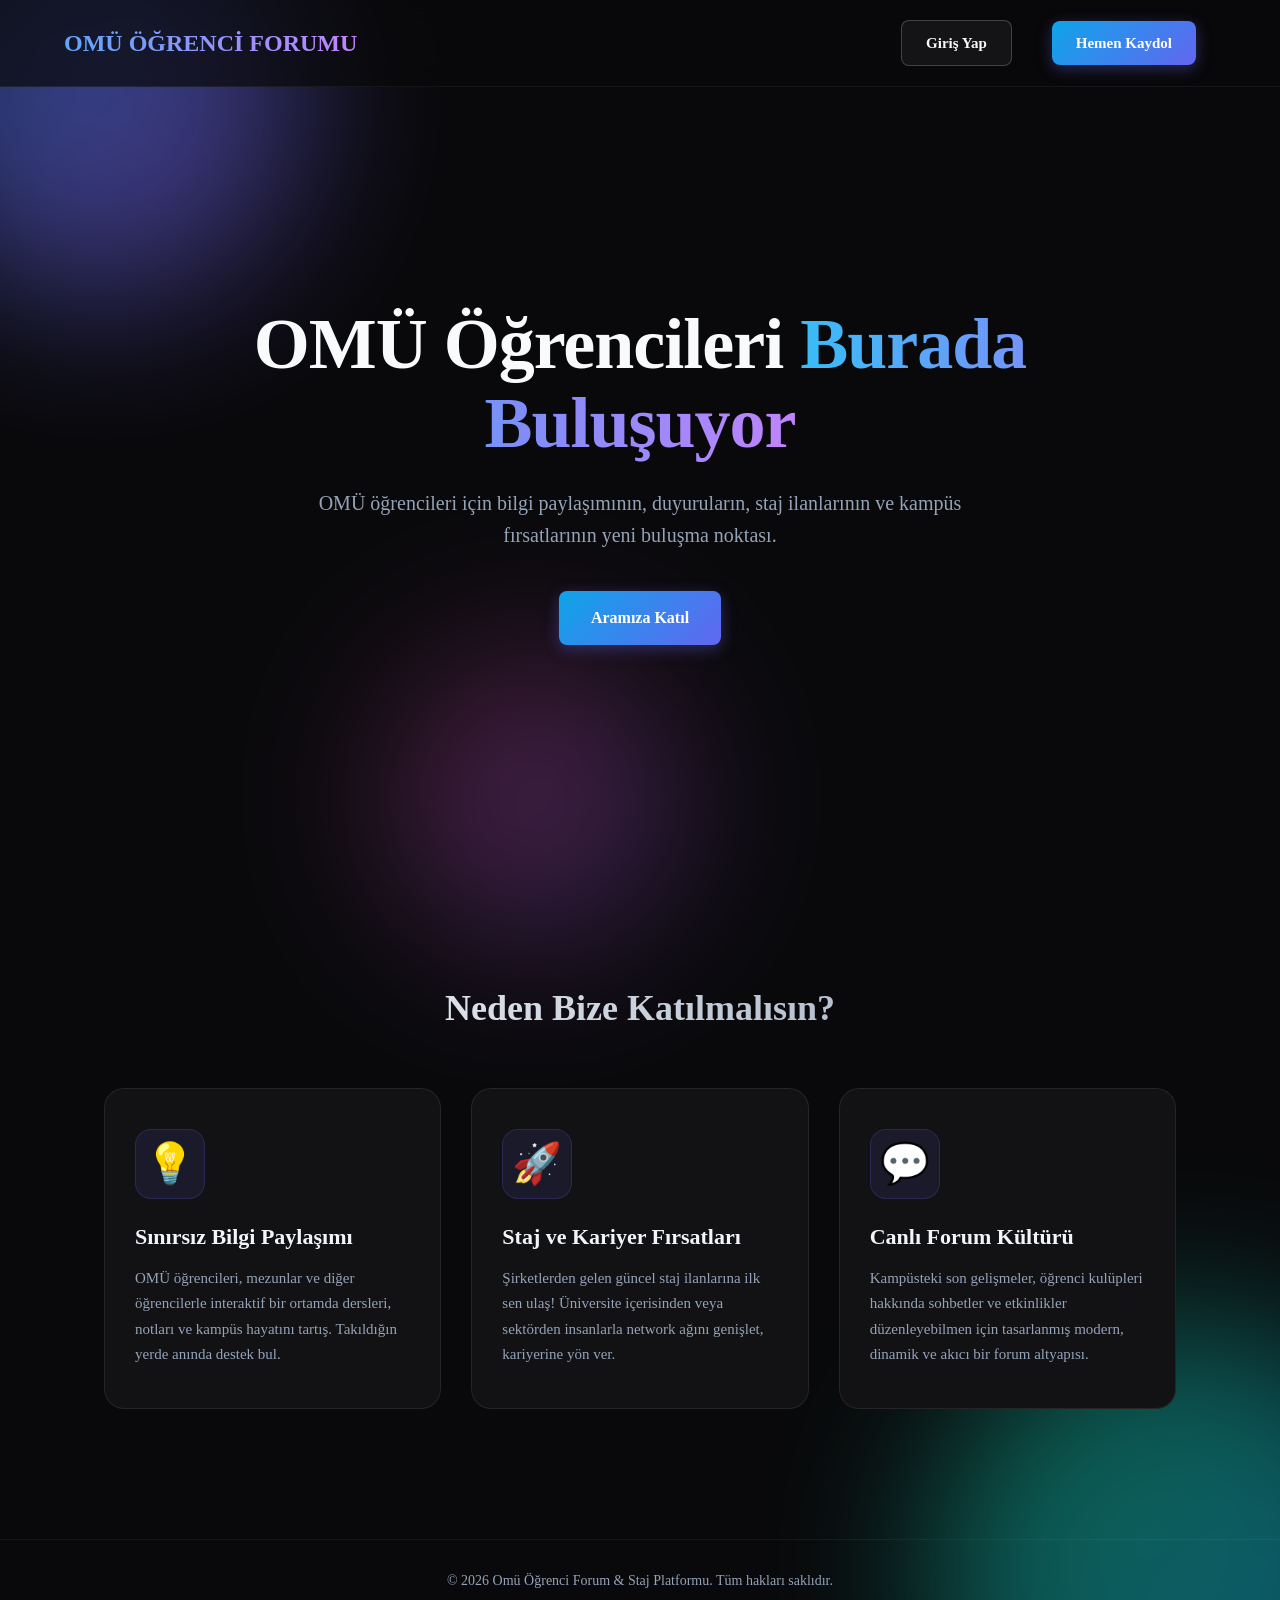
<file: index.html>
<!DOCTYPE html>
<html lang="tr">

<head>
    <meta charset="UTF-8">
    <meta name="viewport" content="width=device-width, initial-scale=1.0">
    <title>Omü Öğrenci & Staj Platformu | Hoş Geldiniz</title>
    <link href="https://fonts.googleapis.com/css2?family=Inter:wght@400;500;600;700;800&display=swap"
        rel="stylesheet" />

    <link rel="stylesheet" href="style.css">
</head>

<body class="page-index">

    <!-- Arkaplan Efektleri -->
    <div class="bg-shapes">
        <div class="shape shape-1"></div>
        <div class="shape shape-2"></div>
        <div class="shape shape-3"></div>
    </div>

    <!-- Navigasyon -->
    <nav class="navbar">
        <a href="#" class="logo">OMÜ ÖĞRENCİ FORUMU</a>
        <div class="nav-links">
            <a href="login.html" class="btn btn-outline">Giriş Yap</a>
            <a href="register.html" class="btn btn-primary">Hemen Kaydol</a>
        </div>
    </nav>

    <!-- Hero Alanı (Karşılama Ekranı) -->
    <section class="hero">
        <h1>OMÜ Öğrencileri <span>Burada Buluşuyor</span></h1>
        <p>OMÜ öğrencileri için bilgi paylaşımının, duyuruların, staj ilanlarının ve kampüs
            fırsatlarının yeni buluşma noktası.</p>
        <div class="hero-buttons">
            <a href="register.html" class="btn btn-primary" style="padding: 14px 32px; font-size: 16px;">Aramıza
                Katıl</a>
        </div>
    </section>

    <!-- Tanıtım Özellikleri -->
    <section class="features">
        <h2 class="section-title">Neden Bize Katılmalısın?</h2>
        <div class="features-grid">

            <!-- Kart 1 -->
            <div class="feature-card">
                <div class="feature-icon">💡</div>
                <h3>Sınırsız Bilgi Paylaşımı</h3>
                <p>OMÜ öğrencileri, mezunlar ve diğer öğrencilerle interaktif bir ortamda dersleri,
                    notları ve kampüs hayatını tartış. Takıldığın yerde anında destek bul.</p>
            </div>

            <!-- Kart 2 -->
            <div class="feature-card">
                <div class="feature-icon">🚀</div>
                <h3>Staj ve Kariyer Fırsatları</h3>
                <p>Şirketlerden gelen güncel staj ilanlarına ilk sen ulaş! Üniversite içerisinden veya sektörden
                    insanlarla network ağını genişlet, kariyerine yön ver.</p>
            </div>

            <!-- Kart 3 -->
            <div class="feature-card">
                <div class="feature-icon">💬</div>
                <h3>Canlı Forum Kültürü</h3>
                <p>Kampüsteki son gelişmeler, öğrenci kulüpleri hakkında sohbetler ve etkinlikler düzenleyebilmen
                    için tasarlanmış modern, dinamik ve akıcı bir forum altyapısı.</p>
            </div>

        </div>
    </section>

    <!-- Footer -->
    <footer>
        <p>&copy; 2026 Omü Öğrenci Forum & Staj Platformu. Tüm hakları saklıdır.</p>
    </footer>

    <!-- Basit Etkileşim Animasyonları için JS -->

    <script src="app.js"></script>
</body>

</html>
</file>
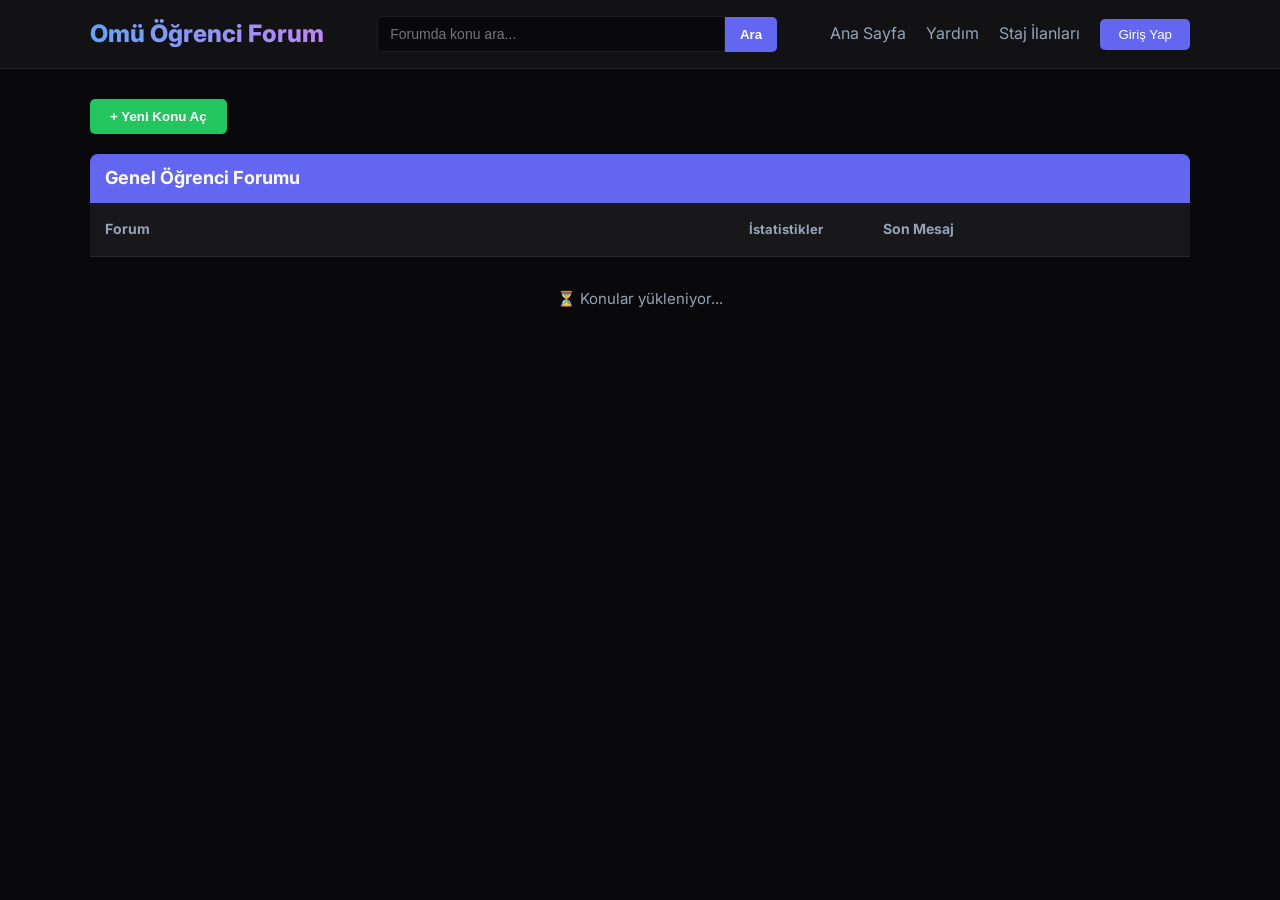
<file: Forum.html>
<!DOCTYPE html>
<html lang="tr">

<head>
    <meta charset="UTF-8">
    <meta name="viewport" content="width=device-width, initial-scale=1.0">
    <title>OMÜ Öğrenci ve Staj Forumu</title>
    <link rel="stylesheet" href="style.css">
    <link href="https://fonts.googleapis.com/css2?family=Inter:wght@400;500;600;700&display=swap" rel="stylesheet" />

</head>

<body class="page-forum">

    <header>
        <div class="container header-container">
            <h1 class="logo">Omü Öğrenci Forum</h1>

            <div class="search-bar">
                <input type="text" id="searchInput" placeholder="Forumda konu ara..." onkeyup="searchForum()">
                <button type="button" onclick="searchForum()">Ara</button>
            </div>

            <nav>
                <a href="http://omuforum.gt.tc/index.html">Ana Sayfa</a>

                <div class="dropdown">
                    <button class="dropbtn">Yardım</button>
                    <div class="dropdown-content">
                        <a href="http://omuforum.gt.tc/rules.html">Kurallar</a>
                        <a href="http://omuforum.gt.tc/iletisim.html">İletişim</a>
                    </div>
                </div>
                <a href="http://omuforum.gt.tc/staj.html">Staj İlanları</a>


                <!-- Profil Widget -->
                <div id="user-widget" title="Profile git">
                    <div id="widget-avatar-wrap"></div>
                    <span id="widget-name"></span>
                    <span class="online-dot"></span>
                    <button id="widget-logout" type="button" title="Çıkış Yap">Çıkış</button>
                </div>

                <!-- Oturum yoksa görünen buton -->
                <button class="login-btn" id="nav-login-btn" onclick="window.location.href='login.html'">Giriş
                    Yap</button>
            </nav>
        </div>
    </header>

    <main class="container">
        <section class="new-entry-section">
            <button class="toggle-btn" onclick="toggleEntryForm()">+ Yeni Konu Aç</button>

            <div id="entryForm" class="entry-form-container" style="display: none;">
                <h3>Yeni Başlık Oluştur</h3>
                <form action="#" onsubmit="event.preventDefault(); addEntry();">
                    <input type="text" id="entryTitle" placeholder="Konu Başlığı" required>
                    <textarea id="entryMessage" rows="5" placeholder="Mesajınızı buraya yazın..." required></textarea>
                    <div id="form-error" class="error-msg">Lütfen tüm alanları doldurun!</div>
                    <div class="form-actions">
                        <button type="submit" class="submit-btn" id="submit-btn">Gönder</button>
                        <button type="button" class="cancel-btn" onclick="toggleEntryForm()">İptal</button>
                    </div>
                </form>
            </div>
        </section>

        <section class="forum-category" id="forumList">
            <h2 class="category-title">Genel Öğrenci Forumu</h2>

            <div class="forum-row header-row">
                <div class="forum-info">Forum</div>
                <div class="forum-stats">İstatistikler</div>
                <div class="forum-last-post">Son Mesaj</div>
            </div>

            <div id="loading-indicator" class="active">⏳ Konular yükleniyor...</div>
            <div id="empty-message">Henüz hiç konu açılmamış. İlk konuyu sen aç! 🚀</div>

            <!-- Konular buraya dinamik eklenir -->
            <div id="topics-container"></div>
        </section>
    </main>

    <!-- Supabase CDN -->
    <script src="   "></script>


    <script src="app.js"></script>
</body>

</html>
</file>
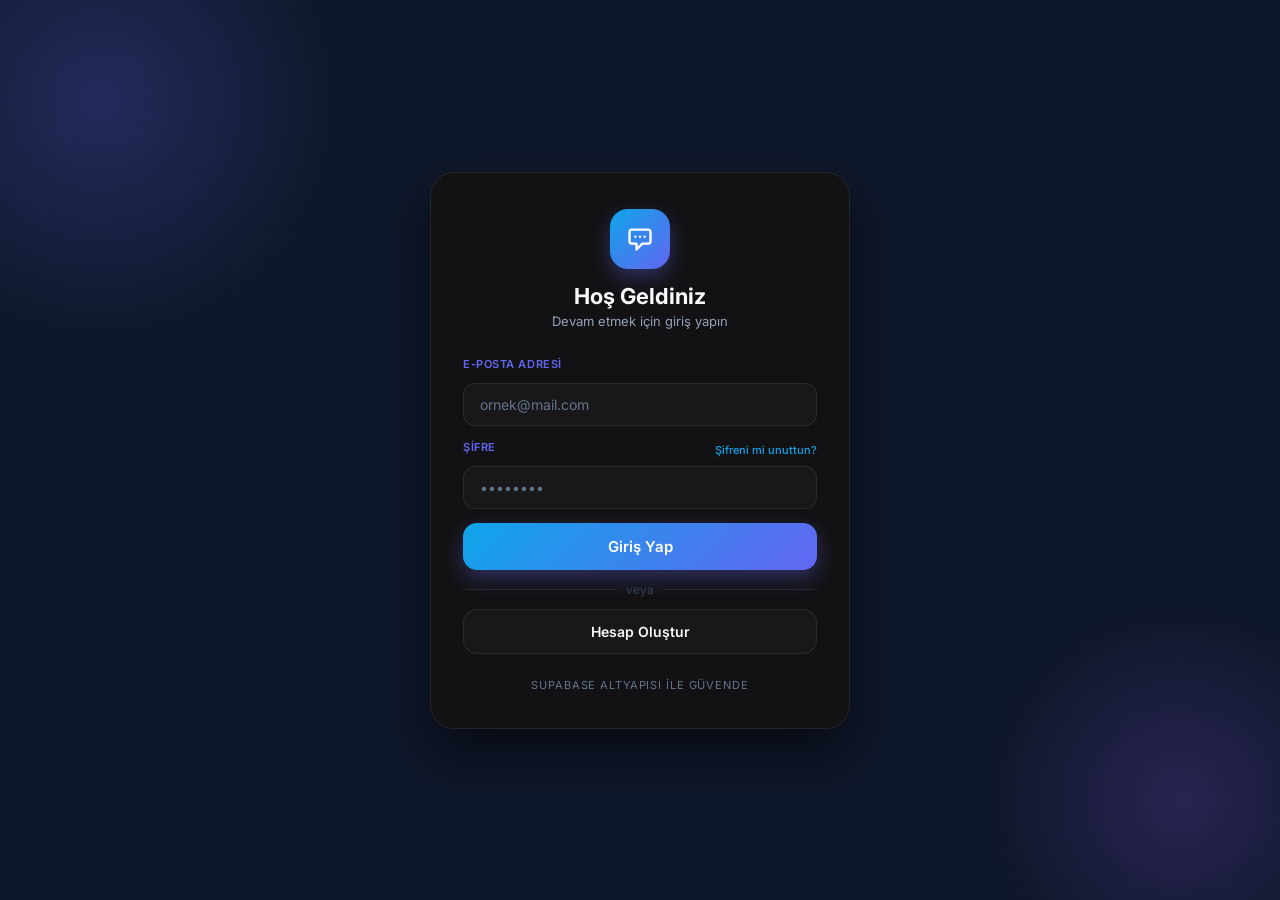
<file: login.html>
<!DOCTYPE html>
<html lang="tr">

<head>
    <meta charset="utf-8" />
    <meta content="width=device-width, initial-scale=1.0" name="viewport" />
    <title>Giriş Yap - OMÜ Öğrenci Platformu</title>
    <link href="https://fonts.googleapis.com/css2?family=Inter:wght@300;400;500;600;700&display=swap"
        rel="stylesheet" />

    <link rel="stylesheet" href="style.css">
</head>

<body class="page-auth">
    <div class="bg-deco"></div>

    <div class="card">
        <!-- OTURUM AÇIK → Profil Kartı -->
        <div id="profile-card">
            <div id="profile-avatar-wrap"></div>
            <div class="profile-info">
                <div class="profile-name" id="profile-name">—</div>
                <div class="profile-email" id="profile-email">—</div>
            </div>
            <span class="profile-badge">Çevrimiçi</span>
        </div>
        <button id="go-forum-btn" type="button">🚀 Foruma Git</button>
        <button id="logout-btn" type="button">Çıkış Yap</button>

        <!-- OTURUM KAPALI → Giriş Formu -->
        <div id="login-section">
            <div class="card-header">
                <div class="icon-wrap">
                    <svg width="28" height="28" fill="none" stroke="white" viewBox="0 0 24 24">
                        <path stroke-linecap="round" stroke-linejoin="round" stroke-width="2"
                            d="M8 10h.01M12 10h.01M16 10h.01M9 16H5a2 2 0 01-2-2V6a2 2 0 012-2h14a2 2 0 012 2v8a2 2 0 01-2 2h-5l-5 5v-5z" />
                    </svg>
                </div>
                <h1>Hoş Geldiniz</h1>
                <p>Devam etmek için giriş yapın</p>
            </div>

            <div class="alert" id="alert"></div>

            <div class="field">
                <div class="field-header">
                    <label for="inp-email">E-posta Adresi</label>
                </div>
                <input type="email" id="inp-email" placeholder="ornek@mail.com" autocomplete="email" />
            </div>

            <div class="field">
                <div class="field-header">
                    <label for="inp-password">Şifre</label>
                    <a href="#" class="forgot-link">Şifreni mi unuttun?</a>
                </div>
                <input type="password" id="inp-password" placeholder="••••••••" autocomplete="current-password" />
            </div>

            <button class="btn-primary" id="login-btn" type="button">
                <div class="spinner" id="spinner"></div>
                <span id="btn-text">Giriş Yap</span>
            </button>

            <div class="divider">veya</div>
            <a href="register.html" class="btn-secondary">Hesap Oluştur</a>
        </div>

        <div class="footer-note">Supabase Altyapısı İle Güvende</div>
    </div>

    <script src="   "></script>

    <script src="app.js"></script>
</body>

</html>
</file>
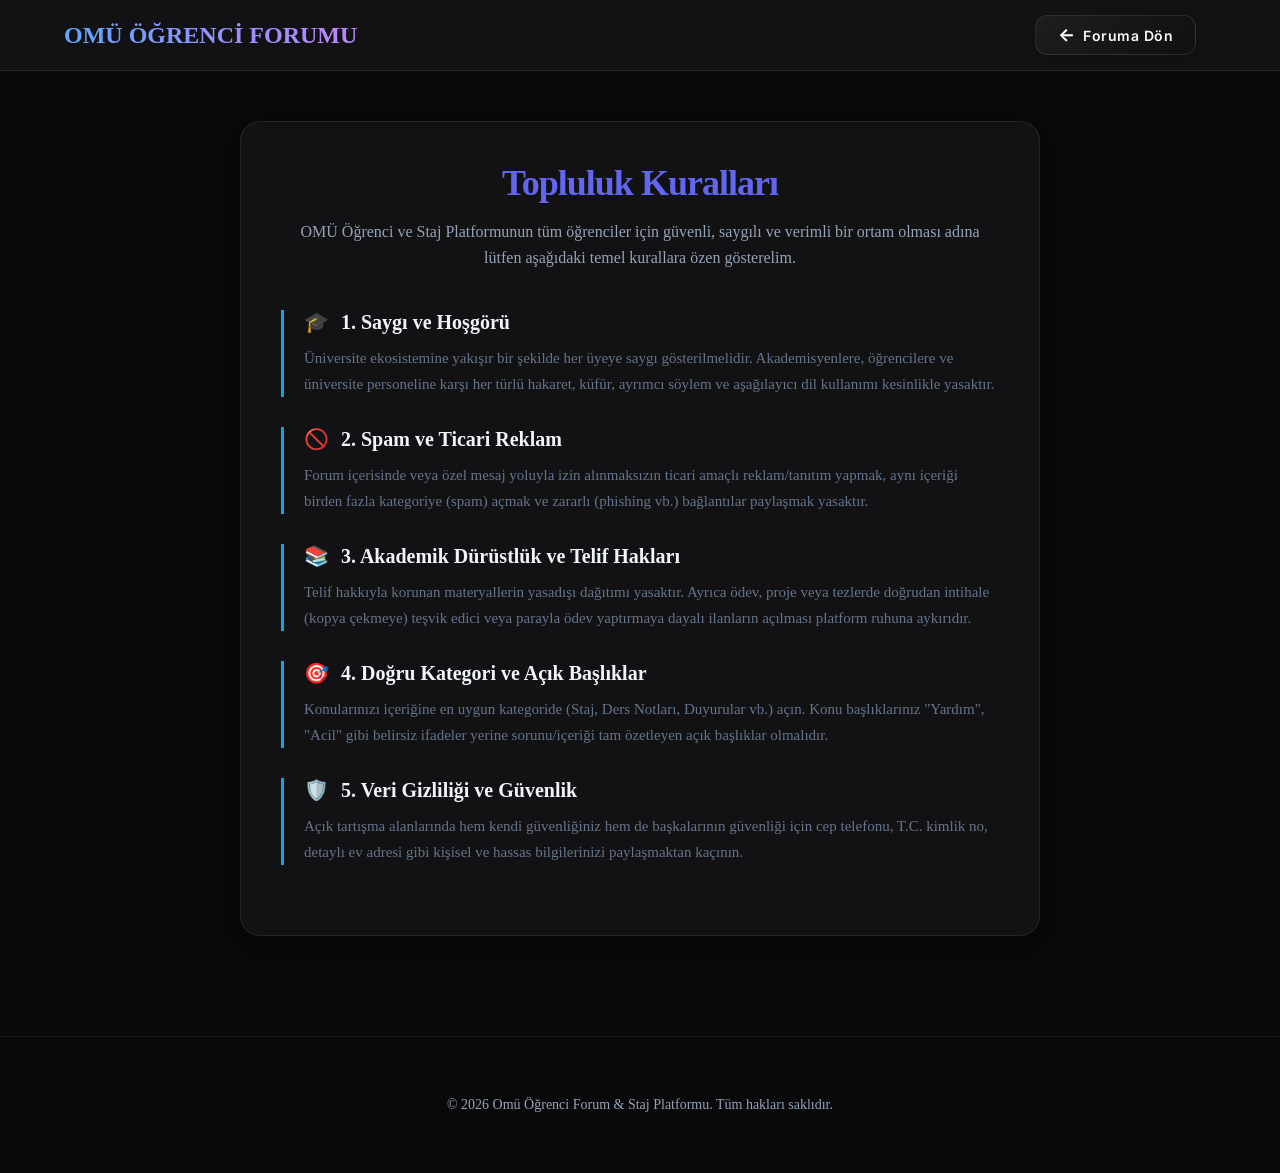
<file: rules.html>
<!DOCTYPE html>
<html lang="tr">
<head>
    <meta charset="UTF-8">
    <meta name="viewport" content="width=device-width, initial-scale=1.0">
    <title>Kurallar - OMÜ Öğrenci ve Staj Forumu</title>
    <link href="https://fonts.googleapis.com/css2?family=Inter:wght@400;500;600;700;800&display=swap" rel="stylesheet" />
    <link rel="stylesheet" href="style.css">
    <link rel="stylesheet" href="pages.css">
</head>
<body class="page-secondary page-rules">

    <!-- Navbar -->
    <nav class="page-navbar">
        <a href="index.html" class="logo">OMÜ ÖĞRENCİ FORUMU</a>
        <div class="nav-actions">
            <!-- rules sayfasında widget/login kullanılmadığından sadece geri dönüş butonu eklendi -->
            <a href="Forum.html" class="btn-return">Foruma Dön</a>
        </div>
    </nav>

    <!-- Rules Content -->
    <main class="page-container" style="max-width: 800px;">
        <h1 class="page-title primary">Topluluk Kuralları</h1>
        <p class="page-subtitle">OMÜ Öğrenci ve Staj Platformunun tüm öğrenciler için güvenli, saygılı ve verimli bir ortam olması adına lütfen aşağıdaki temel kurallara özen gösterelim.</p>
        
        <div class="rule-item">
            <h3><span>🎓</span> 1. Saygı ve Hoşgörü</h3>
            <p>Üniversite ekosistemine yakışır bir şekilde her üyeye saygı gösterilmelidir. Akademisyenlere, öğrencilere ve üniversite personeline karşı her türlü hakaret, küfür, ayrımcı söylem ve aşağılayıcı dil kullanımı kesinlikle yasaktır.</p>
        </div>

        <div class="rule-item">
            <h3><span>🚫</span> 2. Spam ve Ticari Reklam</h3>
            <p>Forum içerisinde veya özel mesaj yoluyla izin alınmaksızın ticari amaçlı reklam/tanıtım yapmak, aynı içeriği birden fazla kategoriye (spam) açmak ve zararlı (phishing vb.) bağlantılar paylaşmak yasaktır.</p>
        </div>

        <div class="rule-item">
            <h3><span>📚</span> 3. Akademik Dürüstlük ve Telif Hakları</h3>
            <p>Telif hakkıyla korunan materyallerin yasadışı dağıtımı yasaktır. Ayrıca ödev, proje veya tezlerde doğrudan intihale (kopya çekmeye) teşvik edici veya parayla ödev yaptırmaya dayalı ilanların açılması platform ruhuna aykırıdır.</p>
        </div>

        <div class="rule-item">
            <h3><span>🎯</span> 4. Doğru Kategori ve Açık Başlıklar</h3>
            <p>Konularınızı içeriğine en uygun kategoride (Staj, Ders Notları, Duyurular vb.) açın. Konu başlıklarınız "Yardım", "Acil" gibi belirsiz ifadeler yerine sorunu/içeriği tam özetleyen açık başlıklar olmalıdır.</p>
        </div>

        <div class="rule-item">
            <h3><span>🛡️</span> 5. Veri Gizliliği ve Güvenlik</h3>
            <p>Açık tartışma alanlarında hem kendi güvenliğiniz hem de başkalarının güvenliği için cep telefonu, T.C. kimlik no, detaylı ev adresi gibi kişisel ve hassas bilgilerinizi paylaşmaktan kaçının.</p>
        </div>
    </main>

    <!-- Footer -->
    <footer>
        <p class="footer-text">&copy; 2026 Omü Öğrenci Forum & Staj Platformu. Tüm hakları saklıdır.</p>
    </footer>

    <script src="app.js"></script>
</body>
</html>
</file>
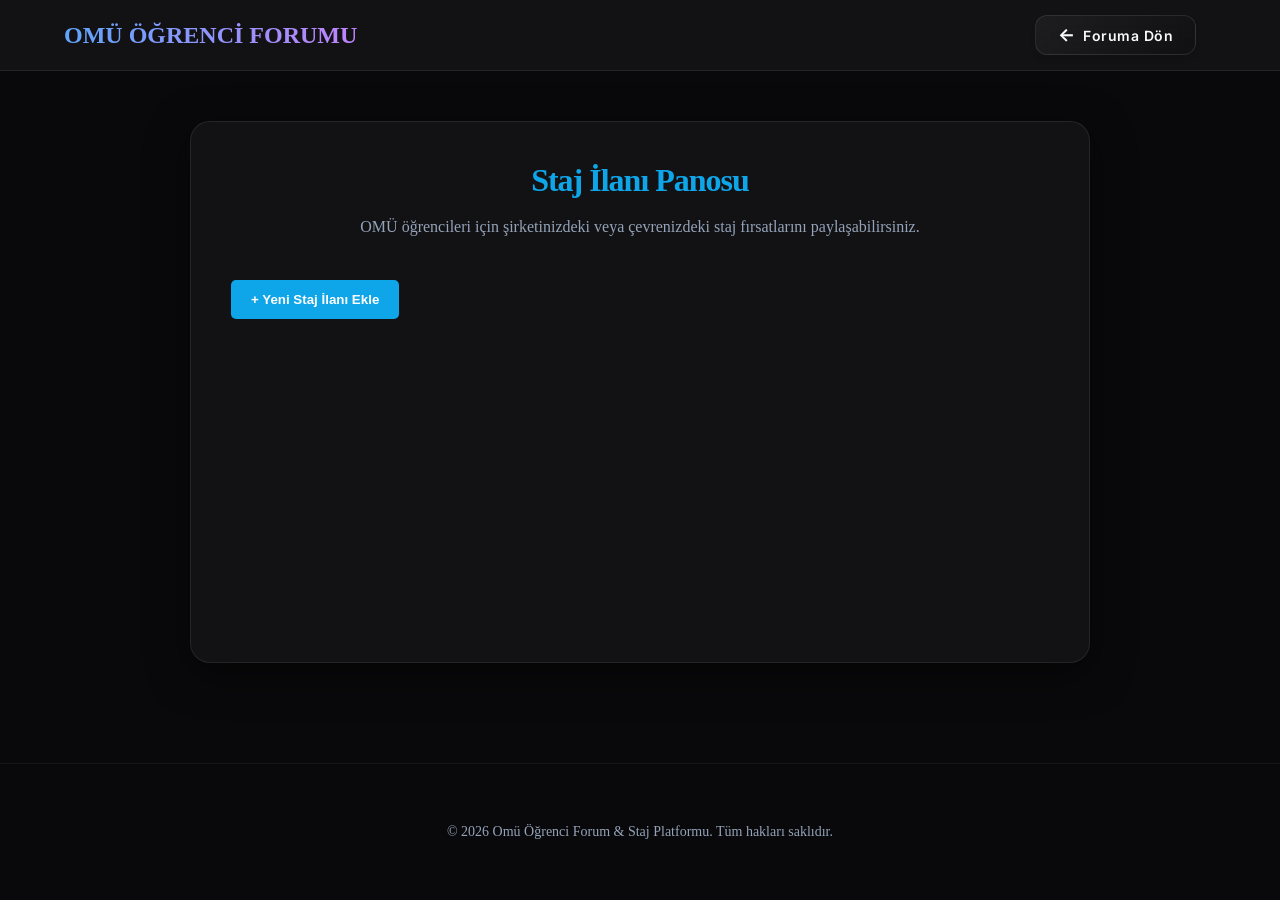
<file: staj.html>
<!DOCTYPE html>
<html lang="tr">

<head>
    <meta charset="UTF-8">
    <meta name="viewport" content="width=device-width, initial-scale=1.0">
    <title>Staj İlanları - OMÜ Öğrenci ve Staj Forumu</title>
    <link href="https://fonts.googleapis.com/css2?family=Inter:wght@400;500;600;700;800&display=swap"
        rel="stylesheet" />
    <link rel="stylesheet" href="style.css">
    <link rel="stylesheet" href="pages.css">
</head>

<body class="page-secondary page-staj">

    <!-- Navbar -->
    <nav class="page-navbar">
        <a href="index.html" class="logo">OMÜ ÖĞRENCİ FORUMU</a>

        <!-- Profil Widget / Auth Controls -->
        <div class="nav-actions">
            <div id="user-widget" class="widget-container" title="Profile git">
                <div id="widget-avatar-wrap"></div>
                <span id="widget-name" class="widget-name-text"></span>
                <button id="widget-logout" class="widget-logout-btn" type="button" title="Çıkış Yap">Çıkış</button>
            </div>

            <button class="btn-login-nav" id="nav-login-btn">Giriş Yap</button>

            <a href="Forum.html" class="btn-return">Foruma Dön</a>
        </div>
    </nav>

    <!-- Content -->
    <main class="page-container">
        <h1 class="page-title secondary">Staj İlanı Panosu</h1>
        <p class="page-subtitle">OMÜ öğrencileri için şirketinizdeki veya çevrenizdeki staj fırsatlarını
            paylaşabilirsiniz.</p>

        <button class="btn-toggle-action btn-toggle-internship">+ Yeni Staj İlanı Ekle</button>

        <div id="internshipForm" class="entry-form-container" style="display: none;">
            <h3>Yeni İlan Detayları</h3>
            <form id="internship-form-el" action="#">
                <input type="text" id="internshipTitle"
                    placeholder="Şirket ve Pozisyon (Örn: Aselsan - Yazılım Stajyeri)" required>
                <textarea id="internshipMessage" rows="4" placeholder="Aranan nitelikler, başvuru linki vb..."
                    required></textarea>
                <div id="internship-error" class="error-msg-box">Lütfen tüm alanları doldurun!</div>
                <div class="form-actions">
                    <button type="submit" class="submit-btn" id="internship-submit-btn">İlanı Paylaş</button>
                    <button type="button" class="cancel-btn btn-toggle-internship">İptal</button>
                </div>
            </form>
        </div>

        <div id="loading-internships" class="status-msg-box">⏳ İlanlar yükleniyor...</div>
        <div id="empty-internships" class="status-msg-box">Henüz staj ilanı bulunmuyor.</div>

        <div id="internships-container">
            <!-- İlanlar buraya dinamik olarak eklenecek -->
        </div>
    </main>

    <!-- Footer -->
    <footer>
        <p class="footer-text">&copy; 2026 Omü Öğrenci Forum & Staj Platformu. Tüm hakları saklıdır.</p>
    </footer>

    <!-- Supabase CDN -->
    <script src=" "></script>
    <script src="app.js"></script>
</body>

</html>
</file>
<file: style.css>
* {
    margin: 0;
    padding: 0;
    box-sizing: border-box;
}

/* ===============================
   GLOBAL RESET 
   =============================== */


/* ===============================
   INDEX PAGE STYLE 
   =============================== */
:root {
    /* Backgrounds */
    --bg-base: #09090b;
    /* Very deep, almost black zinc for background */
    --bg-surface: #121214;
    /* Slightly lighter for main cards/containers */
    --bg-surface-hover: #18181b;
    /* Hover state for surface elements */
    --bg-elevated: #27272a;
    /* Dropdowns, elevated components */

    /* Borders */
    --border-subtle: rgba(255, 255, 255, 0.08);
    --border-strong: rgba(255, 255, 255, 0.15);

    /* Accents (Indigo & Sky Blue) */
    --accent-primary: #6366f1;
    /* Indigo 500 */
    --accent-primary-hover: #4f46e5;
    /* Indigo 600 */
    --accent-secondary: #0ea5e9;
    /* Sky 500 */
    --accent-glow: rgba(99, 102, 241, 0.35);
    /* Indigow glow */

    /* Semantic */
    --success: #22c55e;
    --danger: #ef4444;
    --danger-bg: rgba(239, 68, 68, 0.15);
    --danger-border: rgba(239, 68, 68, 0.3);

    /* Text */
    --text-main: #f8fafc;
    /* Slate 50 */
    --text-muted: #94a3b8;
    /* Slate 400 */
    --text-dim: #64748b;
    /* Slate 500 */
}



body.page-index {
    background-color: var(--bg-base);
    color: var(--text-main);
    overflow-x: hidden;
    line-height: 1.6;
    position: relative;
}

/* Arkaplan Animasyonu (Gradient Küreler) */
.bg-shapes {
    position: absolute;
    top: 0;
    left: 0;
    width: 100%;
    height: 100%;
    overflow: hidden;
    z-index: -1;
}

.shape {
    position: absolute;
    border-radius: 50%;
    filter: blur(80px);
    opacity: 0.5;
    animation: float 10s infinite alternate ease-in-out;
}

.shape-1 {
    width: 400px;
    height: 400px;
    background: linear-gradient(135deg, #3b82f6, #8b5cf6);
    top: -100px;
    left: -100px;
}

.shape-2 {
    width: 500px;
    height: 500px;
    background: linear-gradient(135deg, #10b981, #0ea5e9);
    bottom: -200px;
    right: -150px;
    animation-duration: 12s;
    animation-delay: -2s;
}

.shape-3 {
    width: 300px;
    height: 300px;
    background: linear-gradient(135deg, #ec4899, #8b5cf6);
    top: 40%;
    left: 30%;
    animation-duration: 15s;
    opacity: 0.3;
}

/*@keyframes float: Bir animasyonun adımlarını tanımlar (Örneğin bir objenin aşağı yukarı hareket etmesi).

transition: all 0.3s ease;: Bir değişikliğin (örneğin butona hover yapıldığında rengin değişmesi) aniden değil, yumuşak bir geçişle olmasını sağlar.

transform: translateY(-10px);: Elementi dikey eksende 10 piksel yukarı kaydırır (Genelde kartların üzerine gelindiğinde zıplama efekti için kullanılır).*/

@keyframes float {
    0% {
        transform: translateY(0) translateX(0) scale(1);
    }

    100% {
        transform: translateY(50px) translateX(50px) scale(1.1);
    }
}

/* Navbar Sstili (Glassmorphism) */
.navbar {
    display: flex;
    justify-content: space-between;
    align-items: center;
    padding: 20px 5%;
    background: rgba(9, 9, 11, 0.7);
    backdrop-filter: blur(12px);
    border-bottom: 1px solid rgba(255, 255, 255, 0.05);
    position: fixed;
    top: 0;
    left: 0;
    width: 100%;
    z-index: 100;
}

.logo {
    font-size: 24px;
    font-weight: 800;
    background: linear-gradient(to right, #60a5fa, #c084fc);
    -webkit-background-clip: text;
    -webkit-text-fill-color: transparent;
    text-decoration: none;
}

.nav-links {
    display: flex;
    gap: 20px;
    align-items: center;
}

.page-index .btn {
    padding: 10px 24px;
    border-radius: 8px;
    font-weight: 600;
    text-decoration: none;
    transition: all 0.3s ease;
    font-size: 15px;
}

.page-index .btn-outline {
    color: var(--text-main);
    border: 1px solid rgba(255, 255, 255, 0.2);
    background: rgba(255, 255, 255, 0.05);
}

.page-index .btn-outline:hover {
    background: rgba(255, 255, 255, 0.1);
    border-color: rgba(255, 255, 255, 0.4);
    transform: translateY(-2px);
}

.page-index .btn-primary {
    background: linear-gradient(135deg, var(--accent-secondary), var(--accent-primary));
    color: white;
    box-shadow: 0 4px 15px var(--accent-glow);
}

.page-index .btn-primary:hover {
    box-shadow: 0 6px 20px var(--accent-glow);
    transform: translateY(-2px);
    filter: brightness(1.1);
}

/* Hero Bölümü */
.hero {
    display: flex;
    flex-direction: column;
    align-items: center;
    justify-content: center;
    min-height: 100vh;
    text-align: center;
    padding: 100px 20px 50px;
}

.hero h1 {
    font-size: clamp(40px, 6vw, 72px);
    font-weight: 800;
    line-height: 1.1;
    margin-bottom: 24px;
    max-width: 900px;
    letter-spacing: -1px;
}

.hero h1 span {
    background: linear-gradient(to right, #38bdf8, #818cf8, #c084fc);
    -webkit-background-clip: text;
    -webkit-text-fill-color: transparent;
}

.hero p {
    font-size: clamp(16px, 2vw, 20px);
    color: var(--text-muted);
    max-width: 700px;
    margin-bottom: 40px;
}

.hero-buttons {
    display: flex;
    gap: 16px;
    flex-wrap: wrap;
    justify-content: center;
}

/* Özellikler Kartları */
.features {
    padding: 80px 5%;
    max-width: 1200px;
    margin: 0 auto;
    position: relative;
    z-index: 10;
}

.section-title {
    text-align: center;
    font-size: 36px;
    margin-bottom: 50px;
    background: linear-gradient(to right, #ffffff, #94a3b8);
    -webkit-background-clip: text;
    -webkit-text-fill-color: transparent;
}

.features-grid {
    display: grid;
    grid-template-columns: repeat(auto-fit, minmax(300px, 1fr));
    gap: 30px;
}

.feature-card {
    background: var(--bg-surface);
    backdrop-filter: blur(10px);
    border: 1px solid var(--border-subtle);
    padding: 40px 30px;
    border-radius: 20px;
    transition: all 0.4s cubic-bezier(0.175, 0.885, 0.32, 1.275);
    text-align: left;
}

.feature-card:hover {
    transform: translateY(-10px);
    border-color: var(--accent-primary);
    box-shadow: 0 15px 30px rgba(0, 0, 0, 0.4), inset 0 0 20px var(--accent-glow);
}

.feature-icon {
    font-size: 40px;
    margin-bottom: 20px;
    background: rgba(99, 102, 241, 0.1);
    width: 70px;
    height: 70px;
    display: flex;
    align-items: center;
    justify-content: center;
    border-radius: 16px;
    border: 1px solid rgba(99, 102, 241, 0.2);
}

.feature-card h3 {
    font-size: 22px;
    margin-bottom: 12px;
    color: #f1f5f9;
}

.feature-card p {
    color: var(--text-muted);
    font-size: 15px;
    line-height: 1.7;
}

/* Footer */
footer {
    text-align: center;
    padding: 30px;
    border-top: 1px solid rgba(255, 255, 255, 0.05);
    color: var(--text-muted);
    font-size: 14px;
    margin-top: 50px;
    position: relative;
    z-index: 10;
}

/*(tablet ve telefonlar) devreye girecek özel kuralları belirler.*/
@media (max-width: 768px) {
    .navbar {
        padding: 15px 5%;
    }

    .hero {
        padding-top: 120px;
    }

    .hero-buttons {
        flex-direction: column;
        width: 100%;
        max-width: 300px;
    }

    .hero-buttons .page-index .btn {
        width: 100%;
        text-align: center;
    }
}

/* ===============================
   FORUM PAGE STYLE 
   =============================== */


body.page-forum {
    font-family: 'Inter', 'Segoe UI', sans-serif;
    background-color: var(--bg-base);
    color: var(--text-main);
    line-height: 1.6;
}

.container {
    width: 90%;
    max-width: 1100px;
    margin: 0 auto;
}

header {
    background-color: var(--bg-surface);
    padding: 15px 0;
    border-bottom: 1px solid var(--border-subtle);
    margin-bottom: 30px;
}

.header-container {
    display: flex;
    justify-content: space-between;
    align-items: center;
    flex-wrap: wrap;
    gap: 15px;
}

.search-bar {
    display: flex;
    align-items: center;
    flex: 1;
    max-width: 400px;
    margin: 0 20px;
}

.search-bar input {
    width: 100%;
    padding: 9px 12px;
    background-color: var(--bg-base);
    border: 1px solid var(--border-subtle);
    color: var(--text-main);
    border-radius: 5px 0 0 5px;
    font-size: 14px;
    outline: none;
    transition: border-color 0.3s;
}

.search-bar input:focus {
    border-color: var(--accent-primary);
}

.search-bar button {
    padding: 10px 15px;
    background-color: var(--accent-primary);
    color: white;
    border: none;
    border-radius: 0 5px 5px 0;
    cursor: pointer;
    font-weight: bold;
    transition: background-color 0.3s;
}

.search-bar button:hover {
    background-color: var(--accent-primary-hover);
}

nav {
    display: flex;
    align-items: center;
}

nav a {
    color: var(--text-muted);
    text-decoration: none;
    margin-right: 20px;
    transition: color 0.3s;
}

nav a:hover {
    color: var(--accent-primary);
}

.dropdown {
    position: relative;
    display: inline-block;
    margin-right: 20px;
}

.dropbtn {
    background-color: transparent;
    color: var(--text-muted);
    font-size: 16px;
    border: none;
    cursor: pointer;
    font-family: inherit;
    transition: color 0.3s;
    padding: 0;
}

.dropdown:hover .dropbtn {
    color: var(--accent-primary);
}

.dropdown-content {
    visibility: hidden;
    opacity: 0;
    position: absolute;
    background-color: var(--bg-elevated);
    min-width: 180px;
    box-shadow: 0px 8px 24px rgba(0, 0, 0, 0.6);
    z-index: 10;
    border-radius: 8px;
    border: 1px solid var(--border-subtle);
    top: 100%;
    margin-top: 5px;
    transition: opacity 0.3s ease, visibility 0.3s ease;
    transition-delay: 0.5s;
}

.dropdown-content a {
    color: var(--text-main);
    padding: 12px 16px;
    text-decoration: none;
    display: block;
    margin-right: 0;
    transition: background 0.3s, color 0.3s;
}

.dropdown-content a:hover {
    background-color: var(--accent-primary);
    color: white;
}

.dropdown:hover .dropdown-content {
    visibility: visible;
    opacity: 1;
    transition-delay: 0s;
}

.login-btn {
    background-color: var(--accent-primary);
    color: white;
    border: none;
    padding: 8px 18px;
    border-radius: 5px;
    cursor: pointer;
    font-weight: 500;
}

.category-title {
    background-color: var(--accent-primary);
    color: white;
    padding: 10px 15px;
    font-size: 18px;
    border-radius: 8px 8px 0 0;
}

.post-container {
    background-color: var(--bg-surface);
    border-bottom: 1px solid var(--border-subtle);
    display: flex;
    flex-direction: column;
}

.forum-row {
    display: grid;
    grid-template-columns: 3fr 1fr 1.5fr;
    padding: 15px;
    align-items: center;
}

.header-row {
    background-color: var(--bg-surface-hover);
    font-weight: bold;
    font-size: 14px;
    color: var(--text-muted);
    border-bottom: 1px solid var(--border-subtle);
}

.forum-info {
    display: flex;
    align-items: flex-start;
    gap: 15px;
}

.icon {
    font-size: 24px;
    background: var(--bg-surface-hover);
    padding: 10px;
    border-radius: 50%;
    margin-top: 5px;
}

.forum-name {
    font-size: 18px;
    font-weight: bold;
    color: var(--accent-secondary);
    text-decoration: none;
    display: inline-block;
    margin-bottom: 5px;
}

.forum-desc {
    font-size: 13px;
    color: var(--text-dim);
    margin-bottom: 8px;
}

.forum-stats {
    display: flex;
    flex-direction: column;
    font-size: 13px;
    text-align: center;
}

.forum-last-post a {
    color: var(--text-main);
    text-decoration: none;
    font-size: 14px;
}

.forum-last-post p {
    font-size: 12px;
    color: var(--text-dim);
}

.username {
    color: var(--accent-primary);
    font-weight: bold;
}

.new-entry-section {
    margin-bottom: 20px;
}

.toggle-btn {
    background-color: var(--success);
    color: white;
    border: none;
    padding: 10px 20px;
    border-radius: 5px;
    cursor: pointer;
    font-weight: bold;
    transition: background 0.3s;
}

.toggle-btn:hover {
    background-color: #16a34a;
    /* Green 600 */
}

.entry-form-container {
    background-color: var(--bg-surface);
    padding: 20px;
    border-radius: 8px;
    margin-top: 15px;
    border: 1px solid var(--border-subtle);
}

.entry-form-container h3 {
    margin-bottom: 15px;
    color: var(--accent-primary);
}

.entry-form-container input,
.entry-form-container textarea {
    width: 100%;
    padding: 12px;
    margin-bottom: 10px;
    background-color: var(--bg-base);
    border: 1px solid var(--border-subtle);
    color: var(--text-main);
    border-radius: 5px;
    outline: none;
}

.entry-form-container input:focus,
.entry-form-container textarea:focus {
    border-color: var(--accent-primary);
}

.form-actions {
    display: flex;
    gap: 10px;
}

.submit-btn {
    background-color: var(--accent-primary);
    color: white;
    border: none;
    padding: 10px 20px;
    border-radius: 5px;
    cursor: pointer;
    font-weight: bold;
}

.cancel-btn {
    background-color: var(--danger);
    color: white;
    border: none;
    padding: 10px 20px;
    border-radius: 5px;
    cursor: pointer;
    font-weight: bold;
}

.comment-toggle-btn {
    background-color: transparent;
    color: var(--text-muted);
    border: 1px solid var(--border-subtle);
    padding: 4px 10px;
    border-radius: 4px;
    cursor: pointer;
    font-size: 12px;
    transition: background 0.3s, color 0.3s;
}

.comment-toggle-btn:hover {
    background-color: var(--bg-surface-hover);
    color: var(--text-main);
}

.comments-section {
    padding: 15px;
    background-color: var(--bg-elevated);
    border-top: 1px dashed var(--border-subtle);
}

.comment-list {
    margin-bottom: 15px;
}

.comment-item {
    font-size: 13px;
    color: var(--text-muted);
    background-color: var(--bg-base);
    padding: 8px 12px;
    border-radius: 5px;
    margin-bottom: 8px;
    border-left: 3px solid var(--accent-primary);
}

.comment-form {
    display: flex;
    gap: 10px;
}

.comment-input {
    flex: 1;
    padding: 8px 12px;
    background-color: var(--bg-base);
    border: 1px solid var(--border-subtle);
    color: var(--text-main);
    border-radius: 5px;
    font-size: 13px;
    outline: none;
}

.comment-input:focus {
    border-color: var(--accent-primary);
}

.comment-form .submit-btn {
    padding: 8px 15px;
    font-size: 13px;
}

@media (max-width: 900px) {
    .header-container {
        flex-direction: column;
        align-items: flex-start;
    }

    .search-bar {
        max-width: 100%;
        width: 100%;
        margin: 10px 0;
    }

    nav {
        flex-wrap: wrap;
        gap: 10px;
    }
}

@media (max-width: 768px) {
    .forum-row {
        grid-template-columns: 1fr;
        gap: 10px;
    }

    .forum-stats,
    .header-row {
        display: none;
    }
}

/* Profil Widget Stilleri */
#user-widget {
    display: none;
    align-items: center;
    gap: 10px;
    cursor: pointer;
    background: rgba(99, 102, 241, 0.12);
    border: 1px solid var(--border-subtle);
    border-radius: 50px;
    padding: 5px 14px 5px 5px;
    transition: background 0.2s;
}

#user-widget:hover {
    background: rgba(99, 102, 241, 0.22);
}

#widget-avatar {
    width: 34px;
    height: 34px;
    border-radius: 50%;
    object-fit: cover;
    border: 2px solid rgba(99, 102, 241, 0.5);
}

#widget-avatar.initials {
    display: flex;
    align-items: center;
    justify-content: center;
    font-size: 13px;
    font-weight: 700;
    color: var(--accent-primary);
    background: rgba(99, 102, 241, 0.25);
}

#widget-name {
    font-size: 13px;
    font-weight: 600;
    color: var(--text-main);
}

#widget-logout {
    font-size: 11px;
    color: var(--text-muted);
    background: none;
    border: none;
    cursor: pointer;
    padding: 4px 8px;
    border-radius: 20px;
    transition: background 0.2s, color 0.2s;
}

#widget-logout:hover {
    background: var(--danger-bg);
    color: var(--danger);
}

.online-dot {
    width: 8px;
    height: 8px;
    background: var(--success);
    border-radius: 50%;
    display: inline-block;
}

/* Yükleniyor göstergesi */
#loading-indicator {
    text-align: center;
    padding: 30px;
    color: var(--text-muted);
    font-size: 15px;
    display: none;
}

#loading-indicator.active {
    display: block;
}

/* Boş liste mesajı */
#empty-message {
    text-align: center;
    padding: 40px 20px;
    color: var(--text-dim);
    font-size: 15px;
    display: none;
}

#empty-message.active {
    display: block;
}

/* Yorum item */
.comment-item {
    padding: 10px 14px;
    border-bottom: 1px solid var(--border-subtle);
    font-size: 14px;
    color: var(--text-muted);
    line-height: 1.5;
}

.comment-item:last-child {
    border-bottom: none;
}

.comment-meta {
    font-size: 12px;
    color: var(--text-dim);
    margin-bottom: 4px;
}

.comment-meta .username {
    color: var(--accent-primary);
    font-weight: 600;
}

.comment-text {
    color: var(--text-main);
}

/* Gönder butonu disabled hali */
.submit-btn:disabled {
    opacity: 0.5;
    cursor: not-allowed;
}

/* Hata mesajı */
.error-msg {
    color: var(--danger);
    font-size: 13px;
    padding: 8px 12px;
    background: var(--danger-bg);
    border-radius: 8px;
    margin-top: 6px;
    display: none;
}

.error-msg.active {
    display: block;
}

/* Konu başlığı üstü: yazar ve tarih */
.forum-author {
    font-size: 12px;
    color: var(--text-dim);
    margin-top: 4px;
}

.forum-author .username {
    color: var(--accent-primary);
    font-weight: 600;
}

/* ===============================
   LOGIN PAGE STYLE 
   =============================== */


body.page-auth {
    font-family: 'Inter', sans-serif;
    background: #0f172a;
    min-height: 100vh;
    display: flex;
    align-items: center;
    justify-content: center;
    padding: 16px;
}

.bg-deco {
    position: fixed;
    inset: 0;
    z-index: 0;
    pointer-events: none;
    overflow: hidden;
}

.bg-deco::before {
    content: '';
    position: absolute;
    width: 500px;
    height: 500px;
    border-radius: 50%;
    background: radial-gradient(circle, rgba(99, 102, 241, 0.25) 0%, transparent 70%);
    top: -150px;
    left: -150px;
}

.bg-deco::after {
    content: '';
    position: absolute;
    width: 400px;
    height: 400px;
    border-radius: 50%;
    background: radial-gradient(circle, rgba(139, 92, 246, 0.2) 0%, transparent 70%);
    bottom: -100px;
    right: -100px;
}

.card {
    position: relative;
    z-index: 1;
    width: 100%;
    max-width: 420px;
    background: var(--bg-surface);
    backdrop-filter: blur(20px);
    -webkit-backdrop-filter: blur(20px);
    border: 1px solid var(--border-subtle);
    border-radius: 24px;
    padding: 40px 32px;
    box-shadow: 0 25px 50px rgba(0, 0, 0, 0.5);
}

#profile-card {
    display: none;
    background: rgba(99, 102, 241, 0.1);
    border: 1px solid rgba(99, 102, 241, 0.3);
    border-radius: 16px;
    padding: 16px;
    margin-bottom: 24px;
    align-items: center;
    gap: 14px;
    cursor: pointer;
    transition: background 0.2s;
}

#profile-card:hover {
    background: rgba(99, 102, 241, 0.18);
}

#profile-avatar {
    width: 52px;
    height: 52px;
    border-radius: 50%;
    object-fit: cover;
    border: 2px solid rgba(99, 102, 241, 0.5);
    flex-shrink: 0;
    background: var(--bg-elevated);
}

#profile-avatar.initials-avatar {
    display: flex;
    align-items: center;
    justify-content: center;
    font-size: 20px;
    font-weight: 700;
    color: var(--accent-primary);
    background: rgba(99, 102, 241, 0.2);
}

.profile-info {
    flex: 1;
    min-width: 0;
}

.profile-name {
    font-size: 15px;
    font-weight: 700;
    color: var(--text-main);
    white-space: nowrap;
    overflow: hidden;
    text-overflow: ellipsis;
}

.profile-email {
    font-size: 11px;
    color: var(--text-muted);
    margin-top: 2px;
    white-space: nowrap;
    overflow: hidden;
    text-overflow: ellipsis;
}

.profile-badge {
    font-size: 10px;
    font-weight: 600;
    background: rgba(99, 102, 241, 0.25);
    color: var(--accent-primary);
    padding: 3px 8px;
    border-radius: 20px;
    white-space: nowrap;
}

#go-forum-btn {
    display: none;
    width: 100%;
    padding: 14px;
    background: linear-gradient(135deg, var(--accent-secondary), var(--accent-primary));
    color: white;
    font-size: 15px;
    font-weight: 600;
    font-family: inherit;
    border: none;
    border-radius: 14px;
    cursor: pointer;
    transition: opacity 0.2s;
    box-shadow: 0 8px 20px var(--accent-glow);
    margin-bottom: 10px;
}

#go-forum-btn:hover {
    opacity: 0.9;
}

#logout-btn {
    display: none;
    width: 100%;
    padding: 12px;
    background: var(--bg-surface-hover);
    color: var(--text-muted);
    font-size: 13px;
    font-weight: 500;
    font-family: inherit;
    border: 1px solid var(--border-subtle);
    border-radius: 12px;
    cursor: pointer;
    transition: background 0.2s, color 0.2s;
}

#logout-btn:hover {
    background: var(--danger-bg);
    color: var(--danger);
}

/* --- GİRİŞ FORMU --- */
.card-header {
    text-align: center;
    margin-bottom: 28px;
}

.icon-wrap {
    width: 60px;
    height: 60px;
    background: linear-gradient(135deg, var(--accent-secondary), var(--accent-primary));
    border-radius: 18px;
    display: flex;
    align-items: center;
    justify-content: center;
    margin: 0 auto 14px;
    box-shadow: 0 8px 20px var(--accent-glow);
}

.card-header h1 {
    font-size: 22px;
    font-weight: 700;
    color: var(--text-main);
}

.card-header p {
    font-size: 13px;
    color: var(--text-muted);
    margin-top: 4px;
}

.alert {
    display: none;
    padding: 12px 16px;
    border-radius: 12px;
    font-size: 13px;
    text-align: center;
    font-weight: 500;
    margin-bottom: 18px;
}

.alert.error {
    background: var(--danger-bg);
    color: var(--danger);
    border: 1px solid var(--danger-border);
}

.alert.success {
    background: rgba(34, 197, 94, 0.15);
    color: var(--success);
    border: 1px solid rgba(34, 197, 94, 0.3);
}

.field {
    margin-bottom: 14px;
}

.field-header {
    display: flex;
    justify-content: space-between;
    align-items: center;
    margin-bottom: 6px;
}

.field label {
    font-size: 11px;
    font-weight: 600;
    color: var(--accent-primary);
    text-transform: uppercase;
    letter-spacing: 0.05em;
}

.forgot-link {
    font-size: 11px;
    color: var(--accent-secondary);
    text-decoration: none;
    font-weight: 500;
}

.forgot-link:hover {
    color: var(--accent-primary);
}

.field input {
    width: 100%;
    padding: 13px 16px;
    background: var(--bg-surface-hover);
    border: 1px solid var(--border-subtle);
    border-radius: 12px;
    color: var(--text-main);
    font-size: 14px;
    font-family: inherit;
    outline: none;
    transition: border-color 0.2s, box-shadow 0.2s;
}

.field input::placeholder {
    color: var(--text-dim);
}

.field input:focus {
    border-color: var(--accent-primary);
    box-shadow: 0 0 0 3px var(--accent-glow);
}

.page-auth .btn-primary {
    width: 100%;
    padding: 14px;
    background: linear-gradient(135deg, var(--accent-secondary), var(--accent-primary));
    color: white;
    font-size: 15px;
    font-weight: 600;
    font-family: inherit;
    border: none;
    border-radius: 14px;
    cursor: pointer;
    margin-top: 6px;
    transition: opacity 0.2s, transform 0.15s;
    display: flex;
    align-items: center;
    justify-content: center;
    gap: 8px;
    box-shadow: 0 8px 20px var(--accent-glow);
}

.page-auth .btn-primary:hover {
    opacity: 0.9;
}

.page-auth .btn-primary:active {
    transform: scale(0.98);
}

.page-auth .btn-primary:disabled {
    opacity: 0.6;
    cursor: not-allowed;
}

.page-auth .btn-secondary {
    display: block;
    width: 100%;
    padding: 13px;
    background: var(--bg-surface-hover);
    border: 1px solid var(--border-subtle);
    color: var(--text-main);
    font-size: 14px;
    font-weight: 600;
    font-family: inherit;
    border-radius: 14px;
    cursor: pointer;
    margin-top: 10px;
    transition: background 0.2s;
    text-align: center;
    text-decoration: none;
}

.page-auth .btn-secondary:hover {
    background: var(--bg-elevated);
}

.spinner {
    width: 18px;
    height: 18px;
    border: 2px solid rgba(255, 255, 255, 0.3);
    border-top-color: white;
    border-radius: 50%;
    animation: spin 0.7s linear infinite;
    display: none;
}

@keyframes spin {
    to {
        transform: rotate(360deg);
    }
}

.divider {
    text-align: center;
    color: #334155;
    font-size: 12px;
    margin: 12px 0;
    display: flex;
    align-items: center;
    gap: 8px;
}

.divider::before,
.divider::after {
    content: '';
    flex: 1;
    height: 1px;
    background: rgba(255, 255, 255, 0.07);
}

.footer-note {
    text-align: center;
    margin-top: 24px;
    font-size: 11px;
    color: var(--text-dim);
    letter-spacing: 0.08em;
    text-transform: uppercase;
}

/* ===============================
   REGISTER PAGE STYLE 
   =============================== */


body.page-auth {
    font-family: 'Inter', sans-serif;
    background: #0f172a;
    min-height: 100vh;
    display: flex;
    align-items: center;
    justify-content: center;
    padding: 16px;
}

/* Arka plan dekor */
.bg-deco {
    position: fixed;
    inset: 0;
    z-index: 0;
    pointer-events: none;
    overflow: hidden;
}

.bg-deco::before {
    content: '';
    position: absolute;
    width: 500px;
    height: 500px;
    border-radius: 50%;
    background: radial-gradient(circle, rgba(99, 102, 241, 0.25) 0%, transparent 70%);
    top: -150px;
    left: -150px;
}

.bg-deco::after {
    content: '';
    position: absolute;
    width: 400px;
    height: 400px;
    border-radius: 50%;
    background: radial-gradient(circle, rgba(139, 92, 246, 0.2) 0%, transparent 70%);
    bottom: -100px;
    right: -100px;
}

/* Kart */
.card {
    position: relative;
    z-index: 1;
    width: 100%;
    max-width: 420px;
    background: var(--bg-surface);
    backdrop-filter: blur(20px);
    -webkit-backdrop-filter: blur(20px);
    border: 1px solid var(--border-subtle);
    border-radius: 24px;
    padding: 36px 32px;
    box-shadow: 0 25px 50px rgba(0, 0, 0, 0.5);
}

/* Avatar */
.avatar-wrap {
    display: flex;
    justify-content: center;
    margin-bottom: 20px;
}

.avatar-btn {
    position: relative;
    width: 88px;
    height: 88px;
    border-radius: 50%;
    background: rgba(99, 102, 241, 0.15);
    border: 2px dashed rgba(99, 102, 241, 0.5);
    cursor: pointer;
    overflow: hidden;
    transition: border-color 0.2s, background 0.2s;
    display: flex;
    align-items: center;
    justify-content: center;
}

.avatar-btn:hover {
    border-color: var(--accent-primary);
    background: rgba(99, 102, 241, 0.25);
}

.avatar-btn svg {
    color: var(--accent-secondary);
}

.avatar-btn img {
    position: absolute;
    inset: 0;
    width: 100%;
    height: 100%;
    object-fit: cover;
    display: none;
}

.avatar-label {
    position: absolute;
    bottom: 4px;
    left: 50%;
    transform: translateX(-50%);
    font-size: 10px;
    color: var(--text-main);
    white-space: nowrap;
    background: rgba(0, 0, 0, 0.5);
    padding: 2px 6px;
    border-radius: 8px;
    opacity: 0;
    transition: opacity 0.2s;
}

.avatar-btn:hover .avatar-label {
    opacity: 1;
}

/* Başlık */
.card-title {
    text-align: center;
    margin-bottom: 24px;
}

.card-title h1 {
    font-size: 22px;
    font-weight: 700;
    color: var(--text-main);
}

.card-title p {
    font-size: 13px;
    color: var(--text-muted);
    margin-top: 4px;
}

/* Alert */
.alert {
    display: none;
    padding: 12px 16px;
    border-radius: 12px;
    font-size: 13px;
    text-align: center;
    font-weight: 500;
    margin-bottom: 16px;
}

.alert.error {
    background: var(--danger-bg);
    color: var(--danger);
    border: 1px solid var(--danger-border);
}

.alert.success {
    background: rgba(34, 197, 94, 0.15);
    color: var(--success);
    border: 1px solid rgba(34, 197, 94, 0.3);
}

/* Form alanları */
.field {
    margin-bottom: 14px;
}

.field label {
    display: block;
    font-size: 11px;
    font-weight: 600;
    color: var(--accent-primary);
    text-transform: uppercase;
    letter-spacing: 0.05em;
    margin-bottom: 6px;
}

.field input {
    width: 100%;
    padding: 12px 16px;
    background: var(--bg-surface-hover);
    border: 1px solid var(--border-subtle);
    border-radius: 12px;
    color: var(--text-main);
    font-size: 14px;
    font-family: inherit;
    outline: none;
    transition: border-color 0.2s, box-shadow 0.2s;
}

.field input::placeholder {
    color: var(--text-dim);
}

.field input:focus {
    border-color: var(--accent-primary);
    box-shadow: 0 0 0 3px var(--accent-glow);
}

/* Buton */
.page-auth .btn-primary {
    width: 100%;
    padding: 14px;
    background: linear-gradient(135deg, var(--accent-secondary), var(--accent-primary));
    color: white;
    font-size: 15px;
    font-weight: 600;
    font-family: inherit;
    border: none;
    border-radius: 14px;
    cursor: pointer;
    margin-top: 8px;
    transition: opacity 0.2s, transform 0.15s;
    display: flex;
    align-items: center;
    justify-content: center;
    gap: 8px;
    box-shadow: 0 8px 20px var(--accent-glow);
}

.page-auth .btn-primary:hover {
    opacity: 0.9;
}

.page-auth .btn-primary:active {
    transform: scale(0.98);
}

.page-auth .btn-primary:disabled {
    opacity: 0.6;
    cursor: not-allowed;
}

/* Spinner */
.spinner {
    width: 18px;
    height: 18px;
    border: 2px solid rgba(255, 255, 255, 0.3);
    border-top-color: white;
    border-radius: 50%;
    animation: spin 0.7s linear infinite;
    display: none;
}

@keyframes spin {
    to {
        transform: rotate(360deg);
    }
}

/* Alt link */
.footer-link {
    text-align: center;
    margin-top: 20px;
    font-size: 13px;
    color: var(--text-dim);
}

.footer-link a {
    color: var(--text-main);
    font-weight: 600;
    text-decoration: none;
}

.footer-link a:hover {
    text-decoration: underline;
}
</file>
<file: pages.css>
/* =========================================================================
   ORTAK STİLLER (rules, staj, iletisim)
   ========================================================================= */
.page-secondary {
    background-color: var(--bg-base);
    color: var(--text-main);
    min-height: 100vh;
    display: flex;
    flex-direction: column;
}

.page-navbar {
    display: flex;
    justify-content: space-between;
    align-items: center;
    padding: 15px 5%;
    background: var(--bg-surface);
    border-bottom: 1px solid var(--border-subtle);
}

.page-container {
    flex: 1;
    max-width: 900px;
    margin: 50px auto;
    background: var(--bg-surface);
    padding: 40px;
    border-radius: 20px;
    border: 1px solid var(--border-subtle);
    box-shadow: 0 10px 40px rgba(0,0,0,0.5);
    width: 100%;
}

.page-title {
    text-align: center;
    font-size: 32px;
    font-weight: 800;
    margin-bottom: 15px;
    letter-spacing: -1px;
}
.page-title.primary { color: var(--accent-primary); font-size: 36px; }
.page-title.secondary { color: var(--accent-secondary); }

.page-subtitle {
    color: var(--text-muted);
    text-align: center;
    margin-bottom: 40px;
    font-size: 16px;
    line-height: 1.6;
}

/* Navbar ve Ortak Aktarım Sınıfları */
.nav-actions {
    display: flex;
    align-items: center;
    gap: 20px;
}

.btn-return {
    padding: 10px 22px;
    border-radius: 12px;
    background: linear-gradient(135deg, rgba(255,255,255,0.05) 0%, rgba(255,255,255,0) 100%);
    border: 1px solid rgba(255, 255, 255, 0.1);
    color: #f8fafc;
    text-decoration: none;
    font-family: 'Inter', sans-serif;
    font-size: 14px;
    font-weight: 600;
    letter-spacing: 0.5px;
    backdrop-filter: blur(10px);
    transition: all 0.3s cubic-bezier(0.4, 0, 0.2, 1);
    display: flex;
    align-items: center;
    gap: 8px;
    box-shadow: 0 4px 6px -1px rgba(0, 0, 0, 0.1), 0 2px 4px -1px rgba(0, 0, 0, 0.06);
}

.btn-return::before {
    content: "←";
    font-weight: bold;
    font-size: 18px;
    line-height: 1;
    transition: transform 0.3s ease;
}

.btn-return:hover {
    background: rgba(99, 102, 241, 0.15); /* accent-primary benzeri */
    border-color: rgba(99, 102, 241, 0.4);
    color: #ffffff;
    box-shadow: 0 10px 25px -5px rgba(99, 102, 241, 0.3);
    transform: translateY(-2px);
}

.btn-return:hover::before {
    transform: translateX(-4px);
}

.widget-container {
    display: none;
    align-items: center;
    gap: 10px;
    cursor: pointer;
    background: rgba(99, 102, 241, 0.12);
    border: 1px solid var(--border-subtle);
    border-radius: 50px;
    padding: 5px 14px 5px 5px;
    transition: background 0.2s;
}

.widget-logout-btn {
    font-size: 11px;
    color: var(--text-muted);
    background: none;
    border: none;
    cursor: pointer;
    padding: 4px 8px;
    border-radius: 20px;
}

.btn-login-nav {
    display: none;
    background-color: var(--accent-primary);
    border: none;
    padding: 8px 18px;
    border-radius: 5px;
    color: white;
    cursor: pointer;
}

.footer-text {
    text-align: center;
    color: var(--text-muted);
    margin: 30px 0;
    font-size: 14px;
}

/* Mesaj ve Yüklenme Durumları */
.error-msg-box {
    display: none;
    color: var(--danger);
    margin-bottom: 10px;
    font-size: 14px;
}

.status-msg-box {
    text-align: center;
    padding: 20px;
    color: var(--text-muted);
    display: none;
}

/* =========================================================================
   KURALLAR SAYFASI (.rule-item)
   ========================================================================= */
.rule-item {
    margin-bottom: 30px;
    padding-left: 20px;
    border-left: 3px solid var(--accent-secondary);
    transition: transform 0.3s, border-color 0.3s;
}
.rule-item:hover {
    transform: translateX(10px);
    border-left-color: var(--accent-primary);
}
.rule-item h3 {
    color: #f1f5f9;
    margin-bottom: 12px;
    display: flex;
    align-items: center;
    gap: 12px;
    font-size: 20px;
}
.rule-item p {
    color: var(--text-dim);
    font-size: 15px;
    line-height: 1.7;
}

/* =========================================================================
   STAJ İLANLARI SAYFASI
   ========================================================================= */
.internship-item {
    margin-bottom: 25px;
    padding: 20px;
    background-color: var(--bg-base);
    border-left: 4px solid var(--accent-secondary);
    border-radius: 4px;
    transition: transform 0.3s, border-color 0.3s;
    position: relative;
}
.internship-item:hover {
    transform: translateX(5px);
    border-left-color: var(--accent-primary);
}
.internship-item h3 {
    color: #f1f5f9;
    margin-bottom: 10px;
    font-size: 18px;
    display: flex;
    align-items: center;
    gap: 10px;
}
.internship-item p {
    color: var(--text-dim);
    font-size: 15px;
    line-height: 1.6;
    margin-bottom: 15px;
}
.internship-meta {
    font-size: 12px;
    color: var(--text-muted);
    border-top: 1px dotted var(--border-subtle);
    padding-top: 10px;
    display: flex;
    justify-content: space-between;
    align-items: center;
}
.delete-btn {
    background-color: var(--danger);
    color: white;
    border: none;
    padding: 5px 12px;
    border-radius: 4px;
    cursor: pointer;
    font-size: 12px;
    font-weight: bold;
    transition: 0.2s;
}
.delete-btn:hover { filter: brightness(1.2); }

/* Form yapıları */
.entry-form-container {
    background-color: var(--bg-elevated);
    padding: 20px;
    border-radius: 8px;
    border: 1px solid var(--border-subtle);
    margin-bottom: 25px;
}
.entry-form-container h3 { margin-bottom: 15px; color: var(--accent-secondary); }
.entry-form-container input, .entry-form-container textarea {
    width: 100%; padding: 12px; margin-bottom: 10px; background-color: var(--bg-base);
    border: 1px solid var(--border-subtle); color: var(--text-main); border-radius: 5px; outline: none;
}
.entry-form-container input:focus, .entry-form-container textarea:focus { border-color: var(--accent-primary); }
.form-actions { display: flex; gap: 10px; }
.submit-btn { background-color: var(--accent-secondary); color: white; border: none; padding: 10px 20px; border-radius: 5px; cursor: pointer; font-weight: bold; }
.cancel-btn { background-color: var(--danger); color: white; border: none; padding: 10px 20px; border-radius: 5px; cursor: pointer; font-weight: bold; }
.btn-toggle-action { background-color: var(--accent-secondary); color: white; border: none; padding: 12px 20px; border-radius: 5px; cursor: pointer; font-weight: bold; margin-bottom: 20px; display: inline-block; }

/* =========================================================================
   İLETİŞİM SAYFASI
   ========================================================================= */
.social-grid {
    display: grid;
    grid-template-columns: repeat(auto-fit, minmax(280px, 1fr));
    gap: 20px;
    margin-top: 20px;
}
.social-card {
    display: flex;
    align-items: center;
    gap: 15px;
    background-color: var(--bg-base);
    padding: 20px;
    border-radius: 12px;
    border: 1px solid var(--border-subtle);
    text-decoration: none;
    color: var(--text-main);
    transition: transform 0.3s, border-color 0.3s, box-shadow 0.3s;
}
.social-card:hover {
    transform: translateY(-5px);
    border-color: var(--accent-primary);
    box-shadow: 0 10px 20px rgba(99, 102, 241, 0.15);
}
.social-icon {
    width: 45px;
    height: 45px;
    min-width: 45px;
    flex-shrink: 0;
    border-radius: 10px;
    display: flex;
    align-items: center;
    justify-content: center;
    background: transparent;
    transition: transform 0.3s;
}
.social-icon img {
    width: 100%;
    height: 100%;
    max-width: 45px;
    max-height: 45px;
    object-fit: contain;
    border-radius: 10px;
}
.social-card:hover .social-icon {
    transform: scale(1.15);
}
.social-info h3 { font-size: 16px; margin-bottom: 4px; color: #f1f5f9; }
.social-info p { font-size: 14px; color: var(--text-muted); }

/* =========================================================================
   MOBİL (RESPONSIVE) AYARLAR
   ========================================================================= */
@media (max-width: 768px) {
    .page-container {
        margin: 20px;
        padding: 30px 20px;
    }
}
</file>
